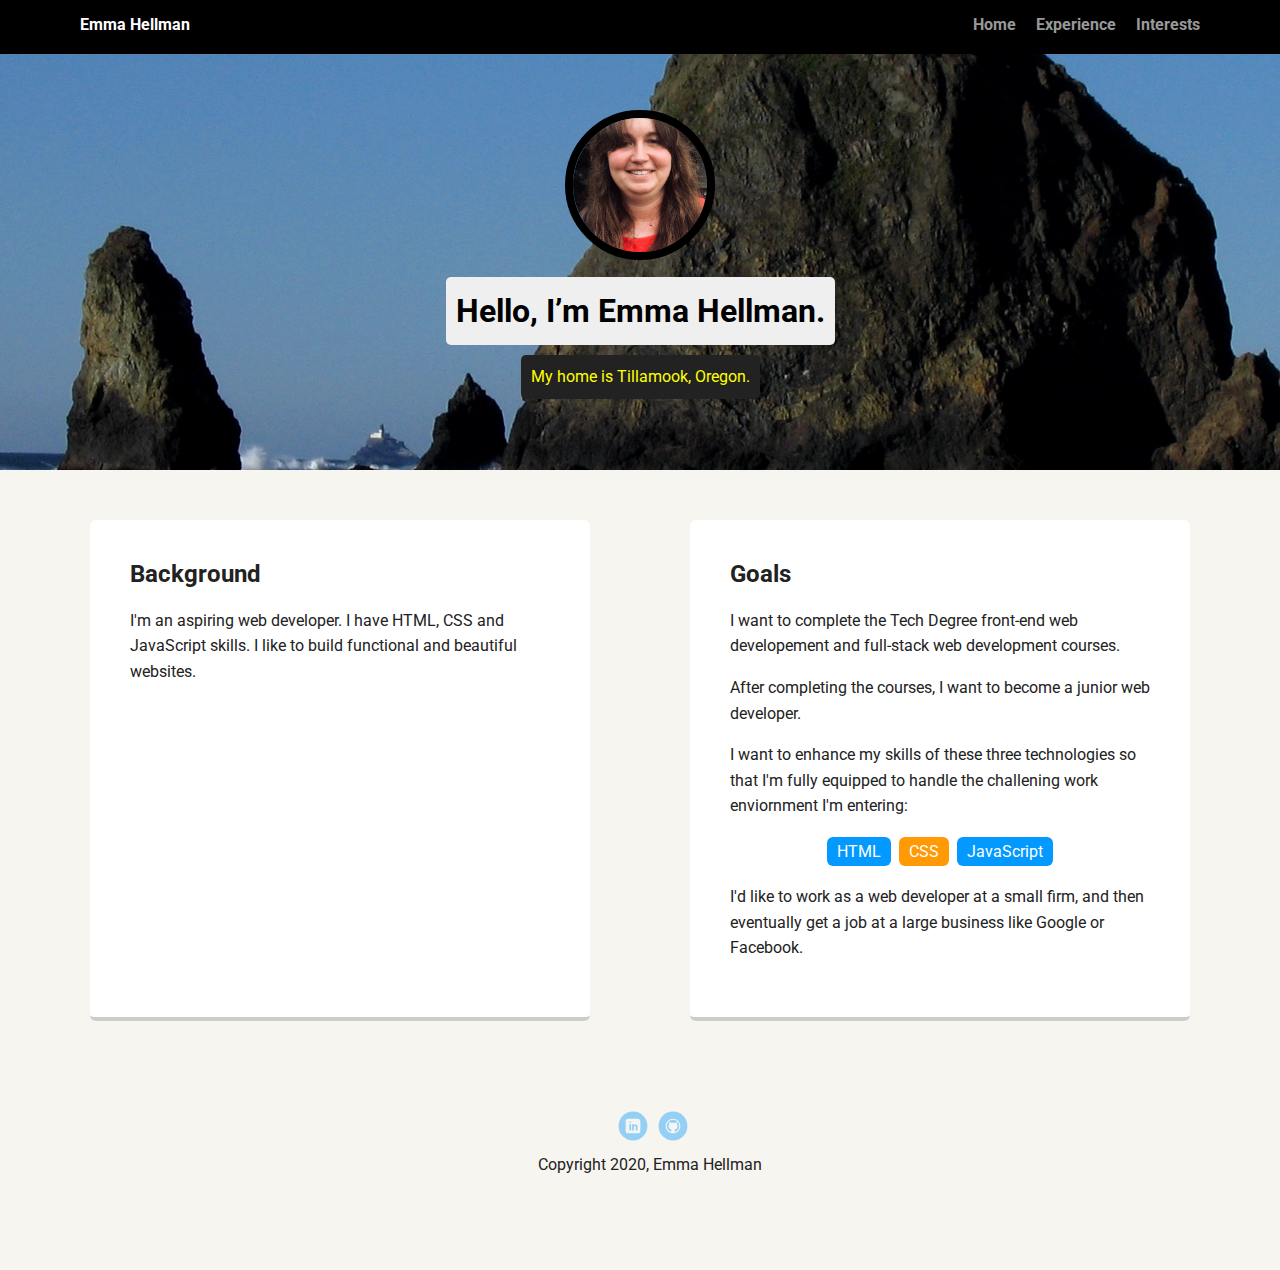
<file: index.html>
<!doctype html>
<html lang="en">
<head>
  <meta charset="utf-8">
  <title>Emma Hellman's Profile</title>
  <meta name="viewport" content="width=device-width, initial-scale=1.0">
  <link rel="stylesheet" href="styles.css">
  <link href="https://fonts.googleapis.com/css?family=Muli%7CRoboto:400,300,500,700,900" rel="stylesheet"></head>
  <body>

    <nav>
        <ul class="nav">
          <li class="name">Emma Hellman</li>
          <li><a href="index.html">Home</a></li>
          <li><a href="experience.html">Experience</a></li>
          <li><a href="interests.html">Interests</a></li>
        </ul>
      </nav>

    <header>
      <img src="images/me.jpg" alt="Image of Emma Hellman" class="profile-image">
      <h1 class="tag name">Hello, I’m Emma Hellman.</h1>
      <p class="tag location">My home is Tillamook, Oregon.</p>
    </header>

    <main class="flex">
      <section>
        <h2>Background</h2>
        <p>I'm an aspiring web developer. I have HTML, CSS and JavaScript skills. I like to build functional and beautiful websites.</p>
      </section>

      <section>
        <h2>Goals</h2>
        <p>I want to complete the Tech Degree front-end web developement and full-stack web development courses. </p>
        <p> After completing the courses, I want to become a junior web developer. </p>
        <p>I want to enhance my skills of these three technologies so that I'm fully equipped to handle the challening work enviornment I'm entering:</p>
        <ul class="skills">
          <li>HTML</li>
          <li>CSS</li>
          <li>JavaScript</li>
        </ul>
        <p>I'd like to work as a web developer at a small firm, and then eventually get a job at a large business like Google or Facebook.</p>
      </section>

    </main>
    <footer>
      <ul>
        <li><a href="https://www.linkedin.com/in/emmahellman/" class="social linkedin">LinkedIn</a></li>
        <li><a href="https://github.com/EmmaHHellman" class="social github">Github</a></li>
      </ul>
      <p class="copyright">Copyright 2020, Emma Hellman</p>
    </footer>
  </body>
  </html>
</file>
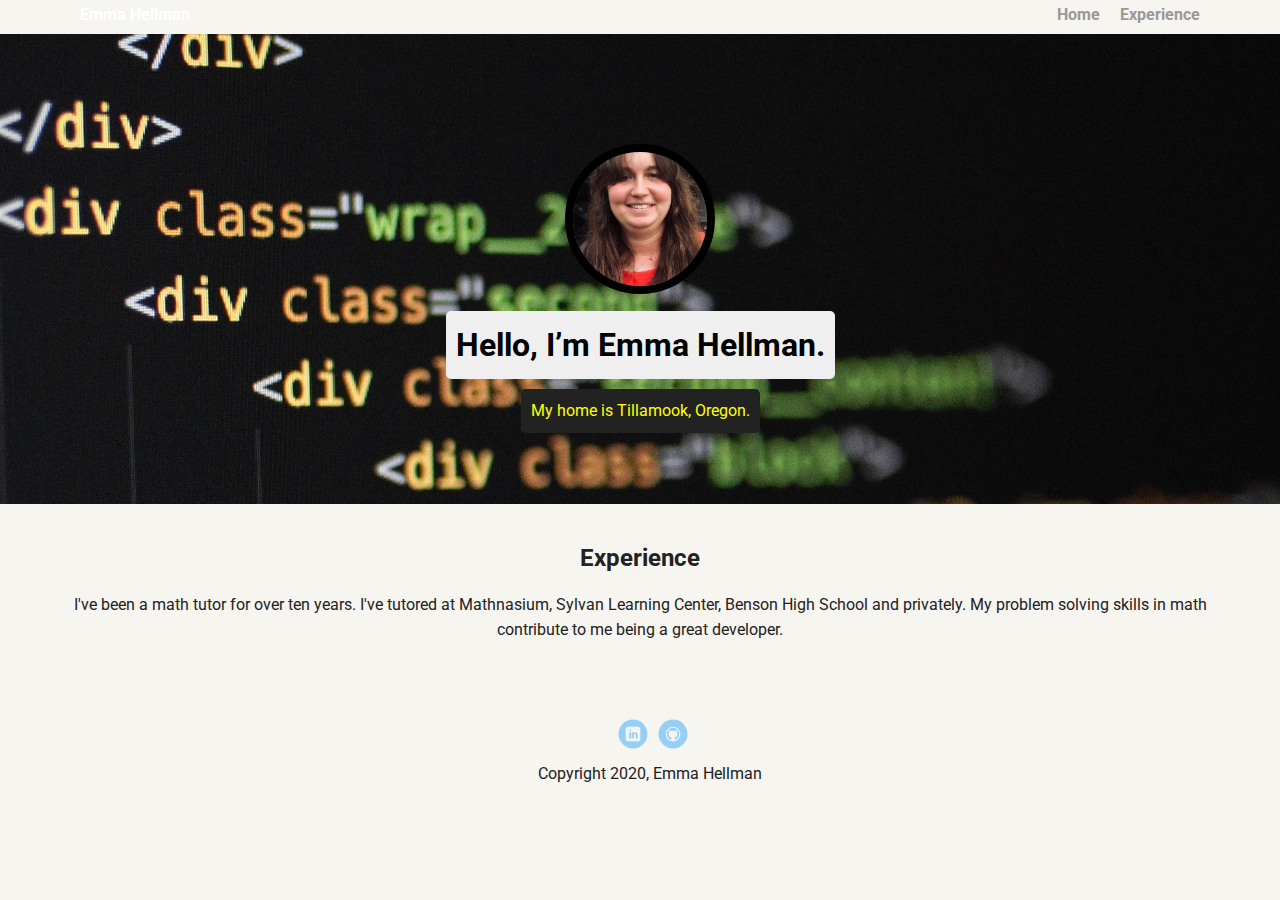
<file: experience.html>
<!doctype html>
<html lang="en">

<head>
  <meta charset="utf-8">
  <title>Emma Hellman's Profile</title>
  <meta name="viewport" content="width=device-width, initial-scale=1.0">
  <link rel="stylesheet" href="styles.css">
  <link href="https://fonts.googleapis.com/css?family=Muli%7CRoboto:400,300,500,700,900" rel="stylesheet">
</head>

<body>

  <div class="main-nav">
    <ul class="nav">
      <li class="name">Emma Hellman</li>
      <li><a href="index.html">Home</a></li>
      <li><a href="experience.html">Experience</a></li>
    </ul>
  </div>

  <header class="header-experience">
    <img src="images/me.jpg" alt="Image of Emma Hellman" class="profile-image">
    <h1 class="tag name">Hello, I’m Emma Hellman.</h1>
    <p class="tag location">My home is Tillamook, Oregon.</p>
  </header>

  <main class="flex">
    <div class="card">
      <h2>Experience</h2>
      <p>I've been a math tutor for over ten years. I've tutored at Mathnasium, Sylvan Learning Center, Benson
        High School and privately. My problem solving skills in math contribute to me being a great developer.</p>
    </div>

  </main>
  <footer>
    <ul>
      <li><a href="https://www.linkedin.com/in/emmahellman/" class="social linkedin">LinkedIn</a></li>
      <li><a href="https://github.com/EmmaHHellman" class="social github">Github</a></li>
    </ul>
    <p class="copyright">Copyright 2020, Emma Hellman</p>
  </footer>
</body>

</html>
</file>
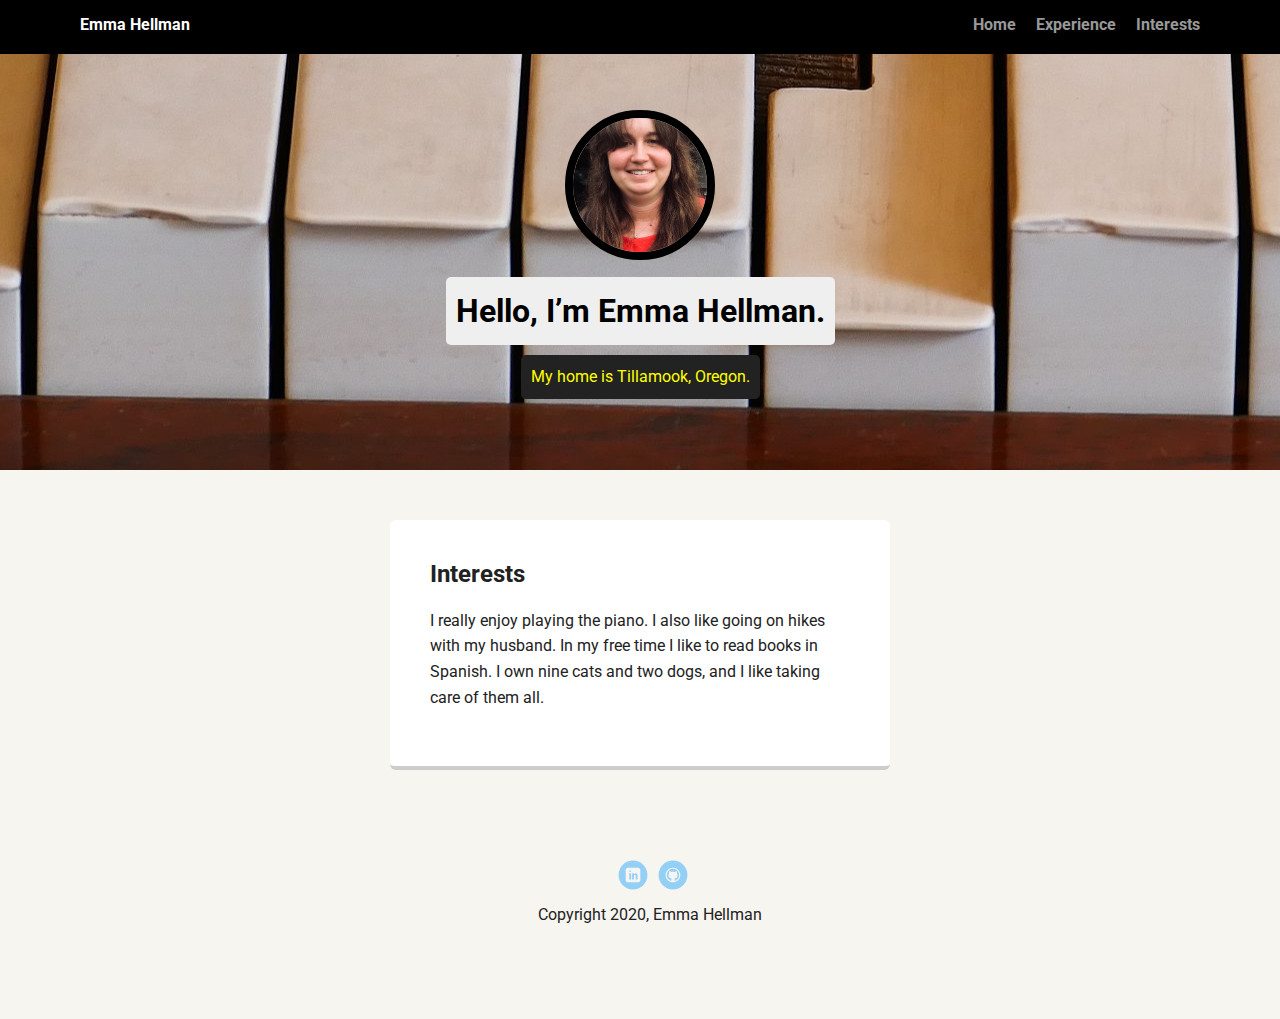
<file: Interests.html>
<!doctype html>
<html lang="en">

<head>
  <meta charset="utf-8">
  <title>Emma Hellman's Profile</title>
  <meta name="viewport" content="width=device-width, initial-scale=1.0">
  <link rel="stylesheet" href="styles.css">
  <link href="https://fonts.googleapis.com/css?family=Muli%7CRoboto:400,300,500,700,900" rel="stylesheet">
</head>

<body>

  <nav>
    <ul class="nav">
      <li class="name">Emma Hellman</li>
      <li><a href="index.html">Home</a></li>
      <li><a href="experience.html">Experience</a></li>
      <li><a href="interests.html">Interests</a></li>
    </ul>
  </nav>

  <header class="header-interests">
    <img src="images/me.jpg" alt="Image of Emma Hellman" class="profile-image">
    <h1 class="tag name">Hello, I’m Emma Hellman.</h1>
    <p class="tag location">My home is Tillamook, Oregon.</p>
  </header>

  <main class="flex">
    <section>
      <h2>Interests</h2>
      <p>I really enjoy playing the piano. I also like going on hikes with my husband. In my free time I like to read books in Spanish. I own nine cats and two dogs, and I like taking care of them all. </p>
    </section>

  </main>
  <footer>
    <ul>
      <li><a href="https://www.linkedin.com/in/emmahellman/" class="social linkedin">LinkedIn</a></li>
      <li><a href="https://github.com/EmmaHHellman" class="social github">Github</a></li>
    </ul>
    <p class="copyright">Copyright 2020, Emma Hellman</p>
  </footer>
</body>

</html>
</file>
<file: styles.css>
/* Global Layout Set-up */
* {
  box-sizing: border-box;
}

body {
  margin: 0;
  padding: 0;
  text-align: center;
  font-family: 'Roboto', sans-serif;
  color: #222;
  background: #f7f5f0;
}
/* Link Styles */

a {
  text-decoration: none;
  color: #999;
}
a:hover {
  color: #6633ff;
}

/* Section Styles */

nav {
  width: 100%;
  background: black;
  min-height: 30px;
  padding: 10px;
  position: fixed;
  text-align: center;
}
.nav {
  display: flex;
  justify-content: space-around;
  font-weight: 700;
  list-style-type: none;
  margin: 0 auto;
  padding: 0;
}

.nav .name {
    display: block;
    margin-right: auto;
    color: white;
}
.nav li {
  padding: 5px 10px 10px 10px;
}
.nav a {
  transition: all .5s;
}
.nav a:hover {
  color: white
}

header {
  text-align: center;
  background: url('images/Haystack_rock.jpg') no-repeat center center ;
  background-size: cover;
  overflow: hidden;
  padding-top: 60px;
  line-height: 1.5;
}
.header-experience {
  background: url('images/code.jpg') no-repeat center center ;
}

.header-interests {
  background: url('images/piano.jpg') no-repeat center center;
}


header .profile-image {
  margin-top: 50px;
  width: 150px;
  height: 150px;
  border-radius: 60%;
  border: 8px solid black;
  transition: all .9s;
  object-fit: cover
}
header .profile-image:hover {
  transform: scale(1.2) rotate(5deg);
}
.tag {
  background-color: #efefef;
  color: black;
  padding: 10px;
  border-radius: 5px;
  display: table;
  margin: 10px auto;
}
.location {
  background-color: #222;
  color: yellow;
}
section {
  margin: 30px;
  padding: 20px 40px 40px;
  max-width: 500px;
  text-align: left;
  background: #fff;
  border-bottom: 4px solid #ccc;
  border-radius: 6px;
  transition: all .5s;
}
section:hover {
  border-color: #ff99ff;
}

ul.skills {
  padding: 0;
  text-align: center;
}

.skills li {
  border-radius: 6px;
  display: inline-block;
  background: #ff9904;
  color: white;
  padding: 5px 10px;
  margin: 2px;
}

.skills li:nth-child(odd) {
  background: #0399ff;
}

footer {
  width: 100%;
  min-height: 30px;
  padding: 20px 0 40px 20px;
}

footer .copyright {
  top: -8px;
  font-size: .75em;
}

footer ul {
  list-style-type: none;
  margin: 0;
  padding: 0;
}

footer ul li {
  display: inline-block;
}

a.social {
  display: inline-block;
  text-indent: -9999px;
  margin-left: 5px;
  width: 30px;
  height: 30px;
  background-size: 30px 30px;
  opacity: .4;
  transition: all .5s;
}
a.twitter {
  background-image: url(images/twitter.svg);
}
a.linkedin {
  background-image: url(images/linkedin.svg);
}
a.github {
  background-image: url(images/github.svg);
}
a.social:hover {
  opacity: 1;
}
.clearfix {
  clear: both;
}

/* Styles for larger screens */
@media screen and (min-width: 720px) {

  .flex {
      display: -ms-flexbox;      /* TWEENER - IE 10 */
      display: flex;
      max-width: 1200px;
      -ms-flex-pack: distribute;
      justify-content: space-around;
      margin: 0 auto;
  }

  header {
    min-height: 470px;
  }

  .nav {
    max-width: 1200px;
    padding: 0 30px;
  }


  main {
    padding-top: 20px;
  }

  main p {
    line-height: 1.6em;
  }

  footer {
    font-size: 1.3em;
    max-width: 1200px;
    margin: 40px auto;
  }

}
</file>
